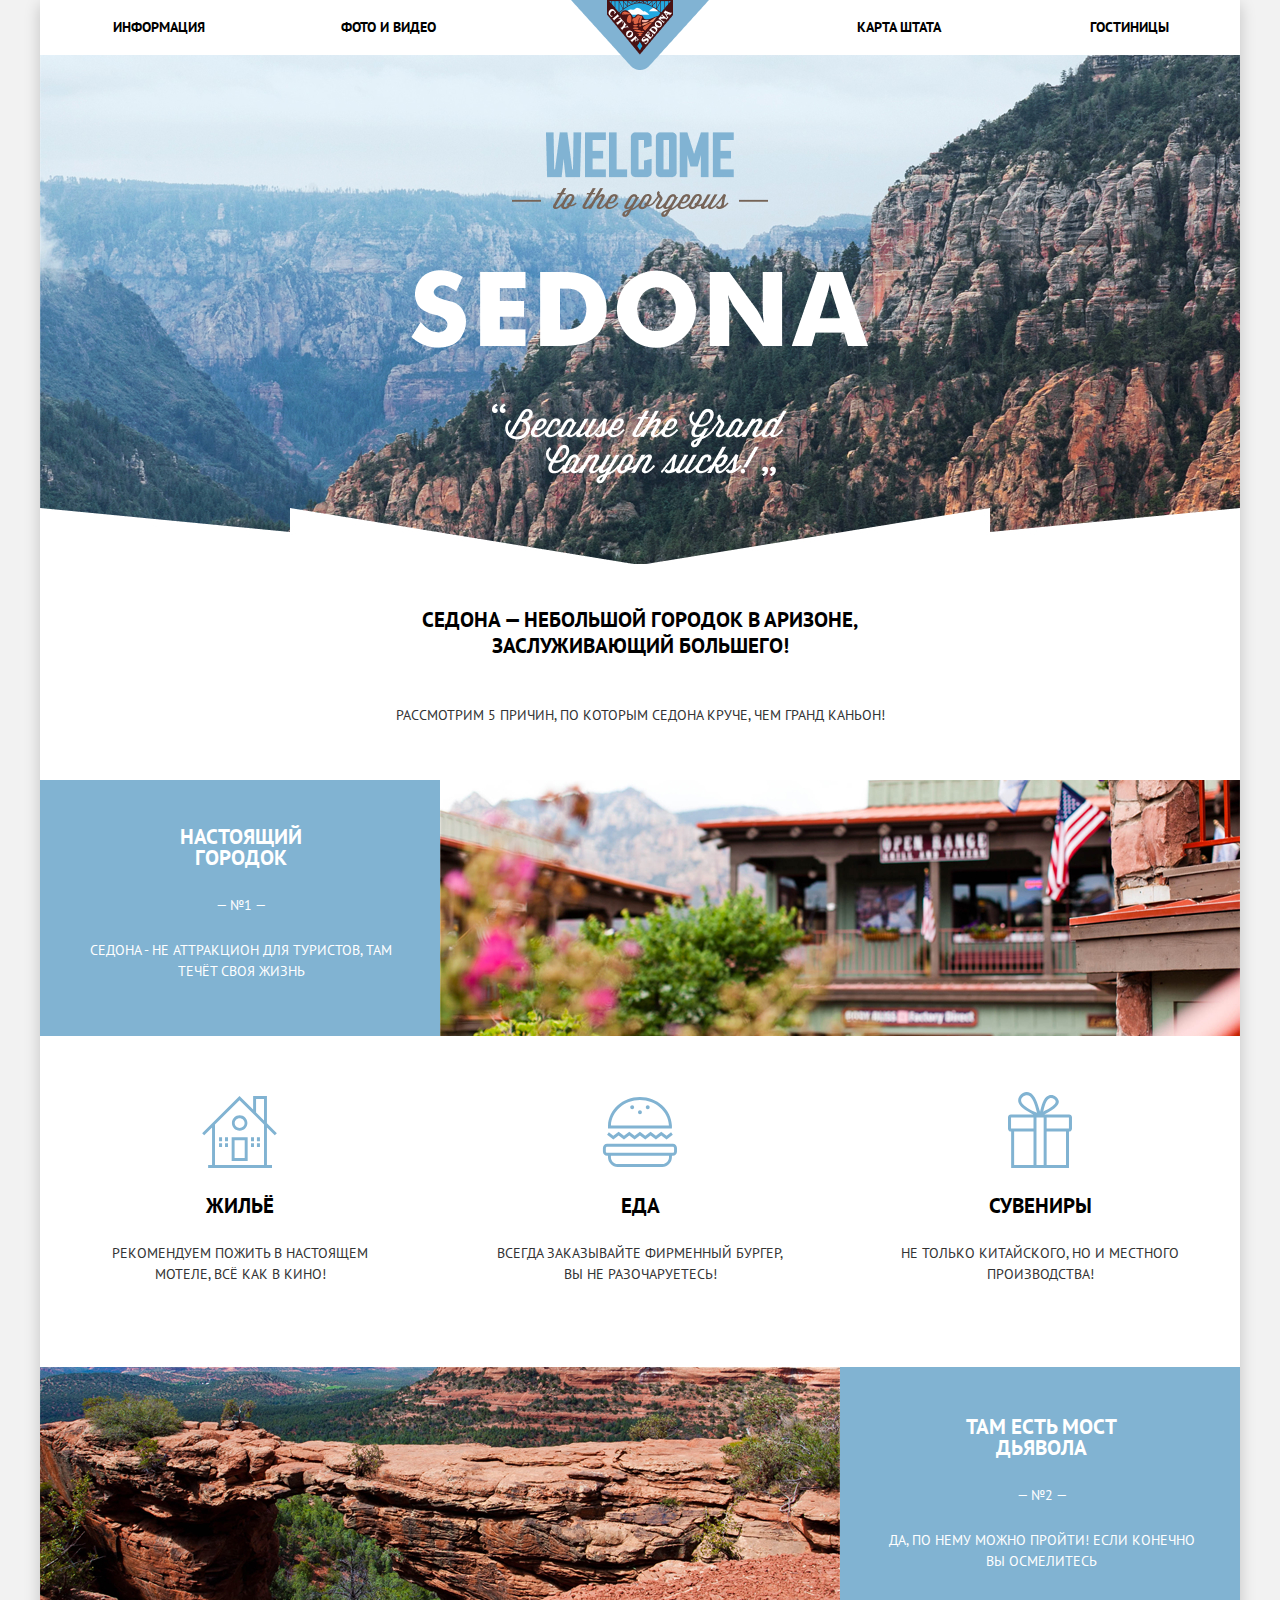
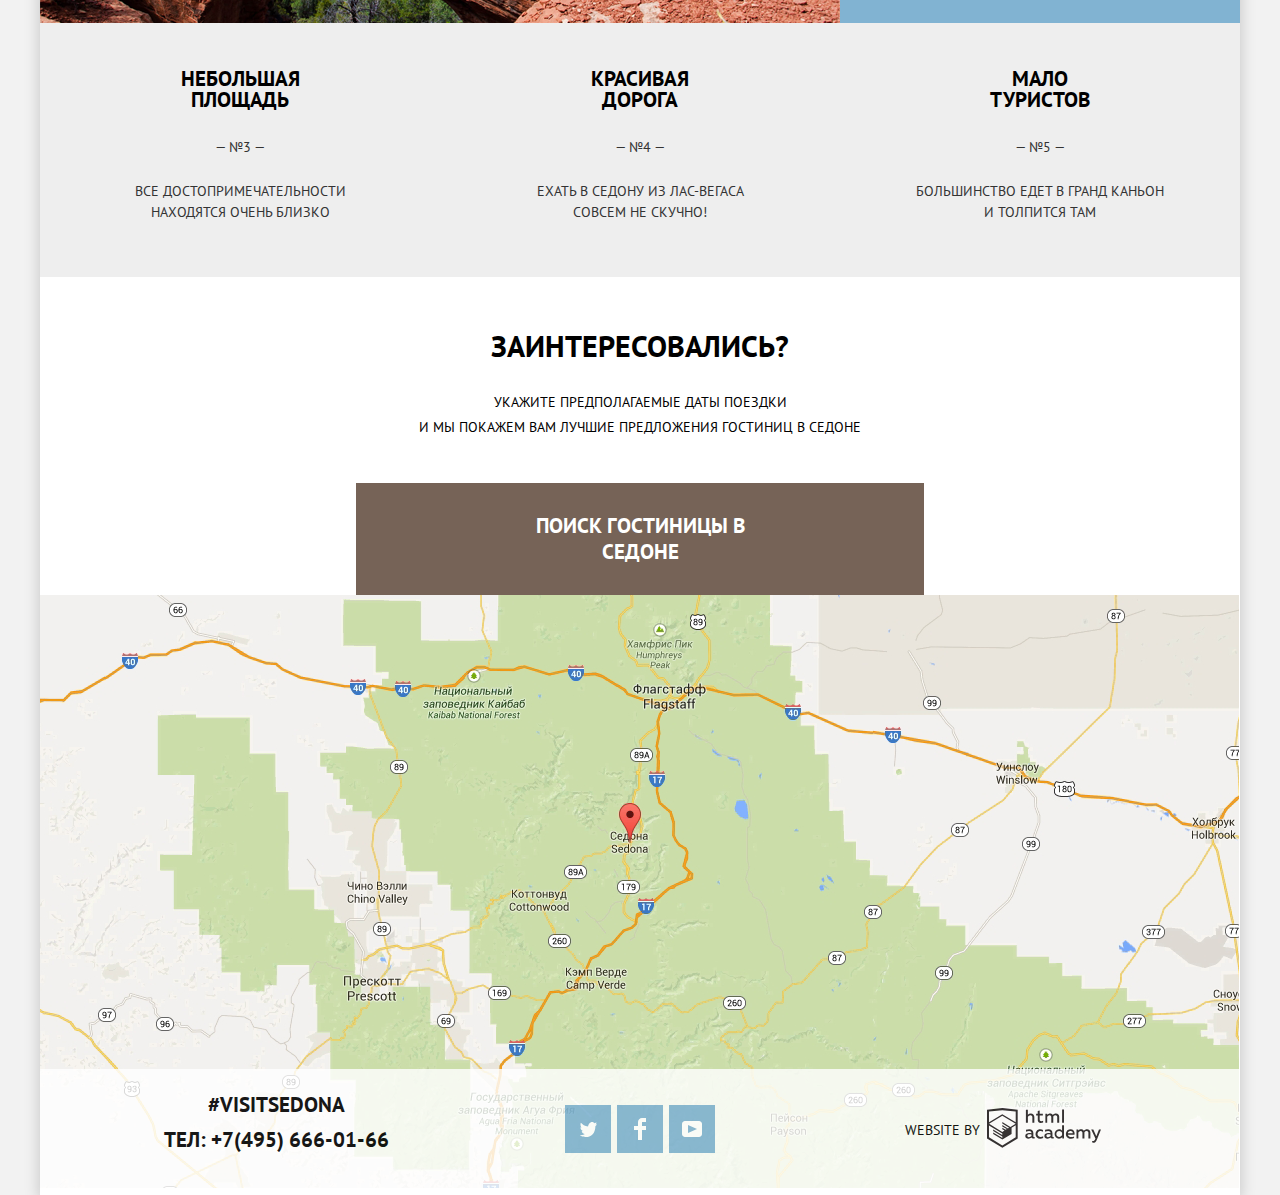
<file: index.html>
<!DOCTYPE html>
<html lang="ru" class="page">
<head>
  <meta charset="utf-8">
  <title>Седона - Главная</title>
  <link href="https://fonts.googleapis.com/css2?family=PT+Sans:wght@400;700&display=swap" rel="stylesheet">
  <link rel="stylesheet" href="css/normalize.min.css">
  <link rel="stylesheet" href="css/style.min.css">
</head>
<body class="main-body">
<div class="container">
  <header class="main-header">
    <nav class="main-nav">
      <ul>
        <li class="main-nav__left-link">
          <a href="#" aria-label="Ссылка на страницу Информации">Информация</a>
        </li>
        <li class="main-nav__left-link">
          <a href="#" aria-label="Ссылка на страницу Фото и Видео">Фото и видео</a>
        </li>
        <li class="main-nav__right-link">
          <a href="#" aria-label="Ссылка на страницу Карты сайта">Карта штата</a>
        </li>
        <li class="main-nav__right-link">
          <a href="catalog.html" aria-label="Ссылка на страницу Гостиницы">Гостиницы</a>
        </li>
      </ul>
      <img src="img/logo-main.png" alt="Логотип" width="138" height="70" class="logo">
    </nav>
  </header>
  <main class="main">
    <h1 class="visually-hidden">Описание Седоны</h1>
    <section class="sedona-intro">
      <div class="sedona-intro__slide">
        <img src="img/welcome.png" alt="Добро пожаловать в Седону" width="458" height="352">
      </div>
      <div class="sedona-intro__text">
        <h2>Седона &mdash; небольшой городок в Аризоне, заслуживающий большего!</h2>
        <p>Рассмотрим 5 причин, по которым Седона круче, чем Гранд Каньон!</p>
      </div>
    </section>
    <section class="reason-section">
      <h2 class="visually-hidden">Причина №1</h2>
      <div class="reason-section-text-div">
        <h3>Настоящий городок</h3>
        <p>&mdash; №1 &mdash;</p>
        <p>Седона - не аттракцион для туристов, там течёт своя жизнь</p>
      </div>
      <img src="img/reason-1.jpg" alt="Мост дьявола" width="800" height="256">
    </section>
    <section class="option-section">
      <h2 class="visually-hidden">Опции</h2>
      <div>
        <h3>Жильё</h3>
        <p>Рекомендуем пожить в настоящем мотеле, всё как в кино!</p>
      </div>
      <div>
        <h3>Еда</h3>
        <p>Всегда заказывайте фирменный бургер, вы не разочаруетесь!</p>
      </div>
      <div>
        <h3>Сувениры</h3>
        <p>Не только китайского, но и местного производства!</p>
      </div>
    </section>
    <section class="reason-section reason-section-2">
      <h2 class="visually-hidden">Причина №2</h2>
      <img src="img/reason-2.jpg" alt="Мост дьявола" width="800" height="256">
      <div class="reason-section-text-div">
        <h3>Там есть мост дьявола</h3>
        <p>&mdash; №2 &mdash;</p>
        <p>Да, по нему можно пройти! Если конечно вы осмелитесь</p>
      </div>
    </section>
    <section class="other-reasons">
      <h2 class="visually-hidden">Остальные причины</h2>
      <div>
        <h3>Небольшая площадь</h3>
        <p>&mdash; №3 &mdash;</p>
        <p>Все достопримечательности находятся очень близко</p>
      </div>
      <div>
        <h3>Красивая дорога</h3>
        <p>&mdash; №4 &mdash;</p>
        <p>Ехать в Седону из Лас-Вегаса совсем не скучно!</p>
      </div>
      <div>
        <h3>Мало туристов</h3>
        <p>&mdash; №5 &mdash;</p>
        <p>
          Большинство едет в Гранд Каньон<br>
          и толпится там
        </p>
      </div>
    </section>
    <section class="go-to-us-section">
      <h2>Заинтересовались?</h2>
      <p>Укажите предполагаемые даты поездки</p>
      <p>и мы покажем вам лучшие предложения гостиниц в седоне</p>
      <button type="button" class="button open-search-form-button">Поиск Гостиницы в Седоне</button>
    </section>
    <form method="get" action="#" class="search-form modal modal-show">
      <p>
        <label>
          Дата заезда: <input type="text" placeholder="24 апреля 2017" class="long-input date-in-input">
        </label>
        <button type="button" class="button button-icon button-calendar" aria-label="календарь">
          <svg width="21" height="23" viewBox="0 0 21 23" fill="black" xmlns="http://www.w3.org/2000/svg">
            <path fill-rule="evenodd" clip-rule="evenodd"
                  d="M16.406 3.02498H19.251C20.217 3.02498 21 3.84698 21 4.86198V21.164C21 22.179 20.217 23 19.251 23H1.75C0.784 23 0 22.179 0 21.164V4.86198C0 3.84698 0.784 3.02498 1.75 3.02498H4.593V1.64798C4.593 1.26698 4.887 0.958984 5.25 0.958984C5.612 0.958984 5.906 1.26698 5.906 1.64798V3.02498H9.844V1.64798C9.844 1.26698 10.138 0.958984 10.501 0.958984C10.862 0.958984 11.156 1.26698 11.156 1.64798V3.02498H15.094V1.64798C15.094 1.26698 15.387 0.958984 15.75 0.958984C16.112 0.958984 16.406 1.26698 16.406 1.64798V3.02498ZM19.5646 21.484C19.6466 21.3979 19.691 21.2828 19.688 21.164H19.689V4.86198C19.689 4.60898 19.493 4.40298 19.252 4.40298H16.407V5.78098C16.407 6.16198 16.113 6.46998 15.751 6.46998C15.388 6.46998 15.095 6.16198 15.095 5.78098V4.40298H11.157V5.78098C11.157 6.16198 10.863 6.46998 10.502 6.46998C10.139 6.46998 9.845 6.16198 9.845 5.78098V4.40298H5.907V5.78098C5.907 6.16198 5.613 6.46998 5.251 6.46998C4.888 6.46998 4.594 6.16198 4.594 5.78098V4.40298H1.75C1.50263 4.40953 1.30696 4.61458 1.312 4.86198V21.164C1.30696 21.4114 1.50263 21.6164 1.75 21.623H19.251C19.3698 21.6201 19.4826 21.5701 19.5646 21.484Z"/>
            <path fill-rule="evenodd" clip-rule="evenodd"
                  d="M4.59399 9.2251H7.21899V11.2911H4.59399V9.2251ZM4.59399 12.6681H7.21899V14.7351H4.59399V12.6681ZM7.21899 16.1121H4.59399V18.1781H7.21899V16.1121ZM9.18799 16.1121H11.813V18.1781H9.18799V16.1121ZM11.813 12.6681H9.18799V14.7351H11.813V12.6681ZM9.18799 9.2251H11.813V11.2911H9.18799V9.2251ZM16.406 16.1121H13.781V18.1781H16.406V16.1121ZM13.781 12.6681H16.406V14.7351H13.781V12.6681ZM16.406 9.2251H13.781V11.2911H16.406V9.2251Z"/>
          </svg>
        </button>
      </p>
      <p>
        <label>
          Дата выезда: <input type="text" placeholder="4 июля 2017" class="long-input date-out-input">
        </label>
        <button type="button" class="button button-icon button-calendar" aria-label="календарь">
          <svg width="21" height="23" viewBox="0 0 21 23" fill="black" xmlns="http://www.w3.org/2000/svg">
            <path fill-rule="evenodd" clip-rule="evenodd"
                  d="M16.406 3.02498H19.251C20.217 3.02498 21 3.84698 21 4.86198V21.164C21 22.179 20.217 23 19.251 23H1.75C0.784 23 0 22.179 0 21.164V4.86198C0 3.84698 0.784 3.02498 1.75 3.02498H4.593V1.64798C4.593 1.26698 4.887 0.958984 5.25 0.958984C5.612 0.958984 5.906 1.26698 5.906 1.64798V3.02498H9.844V1.64798C9.844 1.26698 10.138 0.958984 10.501 0.958984C10.862 0.958984 11.156 1.26698 11.156 1.64798V3.02498H15.094V1.64798C15.094 1.26698 15.387 0.958984 15.75 0.958984C16.112 0.958984 16.406 1.26698 16.406 1.64798V3.02498ZM19.5646 21.484C19.6466 21.3979 19.691 21.2828 19.688 21.164H19.689V4.86198C19.689 4.60898 19.493 4.40298 19.252 4.40298H16.407V5.78098C16.407 6.16198 16.113 6.46998 15.751 6.46998C15.388 6.46998 15.095 6.16198 15.095 5.78098V4.40298H11.157V5.78098C11.157 6.16198 10.863 6.46998 10.502 6.46998C10.139 6.46998 9.845 6.16198 9.845 5.78098V4.40298H5.907V5.78098C5.907 6.16198 5.613 6.46998 5.251 6.46998C4.888 6.46998 4.594 6.16198 4.594 5.78098V4.40298H1.75C1.50263 4.40953 1.30696 4.61458 1.312 4.86198V21.164C1.30696 21.4114 1.50263 21.6164 1.75 21.623H19.251C19.3698 21.6201 19.4826 21.5701 19.5646 21.484Z"/>
            <path fill-rule="evenodd" clip-rule="evenodd"
                  d="M4.59399 9.2251H7.21899V11.2911H4.59399V9.2251ZM4.59399 12.6681H7.21899V14.7351H4.59399V12.6681ZM7.21899 16.1121H4.59399V18.1781H7.21899V16.1121ZM9.18799 16.1121H11.813V18.1781H9.18799V16.1121ZM11.813 12.6681H9.18799V14.7351H11.813V12.6681ZM9.18799 9.2251H11.813V11.2911H9.18799V9.2251ZM16.406 16.1121H13.781V18.1781H16.406V16.1121ZM13.781 12.6681H16.406V14.7351H13.781V12.6681ZM16.406 9.2251H13.781V11.2911H16.406V9.2251Z"/>
          </svg>
        </button>
      </p>
      <div class="two-labels-div">
        <div class="adult-div-count">
          <label for="adult-count-input">Взрослые:</label>
          <div class="div-with-buttons-and-input">
            <button type="button" class="button sign-button" aria-label="уменьшить">
              <svg width="12" height="3" viewBox="0 0 12 3" fill="black" xmlns="http://www.w3.org/2000/svg">
                <rect width="12" height="3"/>
              </svg>
            </button>
            <input type="text" placeholder="2" class="short-input" id="adult-count-input">
            <button type="button" class="button sign-button" aria-label="увеличить">
              <svg width="11" height="11" viewBox="0 0 11 11" fill="black" xmlns="http://www.w3.org/2000/svg">
                <path fill-rule="evenodd" clip-rule="evenodd"
                      d="M4.23086 6.76932V11H6.76932V6.76932H11V4.23086H6.76932V0H4.23085V4.23086H0V6.76932H4.23086Z"/>
              </svg>
            </button>
          </div>
        </div>
        <div class="children-div-count">
          <label for="children-count-input">Дети:</label>
          <div class="div-with-buttons-and-input">
            <button type="button" class="button sign-button" aria-label="уменьшить">
              <svg width="12" height="3" viewBox="0 0 12 3" fill="black" xmlns="http://www.w3.org/2000/svg">
                <rect width="12" height="3"/>
              </svg>
            </button>
            <input type="text" placeholder="0" class="short-input" id="children-count-input">
            <button type="button" class="button sign-button" aria-label="увеличить">
              <svg width="11" height="11" viewBox="0 0 11 11" fill="black" xmlns="http://www.w3.org/2000/svg">
                <path fill-rule="evenodd" clip-rule="evenodd"
                      d="M4.23086 6.76932V11H6.76932V6.76932H11V4.23086H6.76932V0H4.23085V4.23086H0V6.76932H4.23086Z"/>
              </svg>
            </button>
          </div>
        </div>
      </div>
      <button type="submit" title="Найти" class="button search-button">Найти</button>
    </form>
    <section class="map-section">
      <h2 class="visually-hidden">Карта</h2>
      <iframe
        src="https://www.google.com/maps/embed?pb=!1m18!1m12!1m3!1d544002.6931799019!2d-111.9850506478164!3d34.77276502529935!2m3!1f0!2f0!3f0!3m2!1i1024!2i768!4f13.1!3m3!1m2!1s0x872da132f942b00d%3A0x5548c523fa6c8efd!2sSedona%2C%20AZ%2086336%2C%20USA!5e0!3m2!1sen!2sby!4v1594368705246!5m2!1sen!2sby"
        height="594" style="border:0;" allowfullscreen="" aria-hidden="false"
        tabindex="0">
      </iframe>
      <p>
        <img src="img/map.png" alt="Карта" width="1199" height="593">
      </p>
    </section>
  </main>
  <footer class="main-footer">
    <section class="contact-section">
      <h2 class="visually-hidden">Контактная информация. Тег и телефон</h2>
      <p>#visitsedona</p>
      <p>
        Тел: <a href="tel:+74956660166" aria-label="Контактный номер телефона">+7(495) 666-01-66</a>
      </p>
    </section>
    <section class="social-section">
      <h2 class="visually-hidden">Социальные сети</h2>
      <ul>
        <li>
          <a href="#" aria-label="Twitter">
            <img src="img/social-twitter-icon.svg" alt="Твиттер" width="17" height="17">
          </a>
        </li>
        <li>
          <a href="#" aria-label="Facebook">
            <img src="img/social-fb-icon.svg" alt="Фейсбук" width="12" height="22">
          </a>
        </li>
        <li>
          <a href="#" aria-label="Youtube">
            <img src="img/social-youtube-icon.svg" alt="Ютуб" width="20" height="16">
          </a>
        </li>
      </ul>
    </section>
    <section class="author-section">
      <h2 class="visually-hidden">Кем создано</h2>
      <p>Website by</p>
      <a href="https://htmlacademy.ru/intensive/htmlcss" aria-label="Ссылка на курс" class="link-to-course">
        <svg width="115" height="41" viewBox="0 0 115 41" fill="#231F20" xmlns="http://www.w3.org/2000/svg">
          <path fill-rule="evenodd" clip-rule="evenodd"
                d="M15.5197 1.05737H15.3509L0 2.71895V31.4945L15.3509 40.8382L30.7018 31.4945V2.71895L15.5197 1.05737ZM77.0183 2.62185H75.0876V15.7311H77.0183V2.62185ZM40.8619 2.63264V7.76843C41.6131 6.9864 42.6386 6.5436 43.7105 6.53843C44.6823 6.47908 45.6329 6.84495 46.3253 7.54479C47.0177 8.24462 47.3866 9.21244 47.3399 10.2068V15.7634H45.367V10.4658C45.4231 9.94897 45.2754 9.43059 44.9566 9.02553C44.6377 8.62047 44.174 8.36218 43.6683 8.3079H43.3518C42.3456 8.36979 41.4321 8.9295 40.9041 9.80764V15.7634H38.8995V2.63264H40.8619ZM77.0183 31.4837H75.2775V30.0595C74.4828 31.1353 73.23 31.7538 71.9119 31.7211C69.4751 31.5528 67.5825 29.4822 67.5825 26.9845C67.5825 24.4867 69.4751 22.4162 71.9119 22.2479C73.1195 22.2052 74.2818 22.7203 75.0771 23.6505V18.3205H77.0183V31.4837ZM47.0656 30.0595C47.263 30.0515 47.4583 30.0152 47.6459 29.9516V31.3866C47.2482 31.5404 46.826 31.6172 46.4009 31.6132C45.6482 31.6769 44.9394 31.2429 44.639 30.5342C43.7036 31.31 42.5302 31.7227 41.3261 31.6995C39.733 31.6995 38.256 30.804 38.256 28.9482C38.256 26.65 40.3661 25.9379 42.1702 25.9379C42.9402 25.9505 43.707 26.0408 44.4596 26.2076V25.884C44.4596 24.805 43.6578 23.9742 42.1491 23.9742C41.0585 23.9764 39.9804 24.2116 38.9839 24.6647V22.8305C40.0678 22.451 41.204 22.2506 42.3495 22.2371C44.8394 22.2371 46.3693 23.4455 46.3693 26.1753V29.4121C46.3546 29.5668 46.401 29.721 46.4981 29.8406C46.5951 29.9601 46.7349 30.035 46.8862 30.0487H47.0656V30.0595ZM40.2711 28.8403C40.298 29.229 40.4761 29.5905 40.7655 29.844C41.055 30.0974 41.4317 30.2217 41.8115 30.189H41.9275C42.8819 30.1906 43.7973 29.8022 44.4702 29.11V27.5779C43.842 27.4414 43.2026 27.3655 42.5605 27.3513C41.5055 27.3513 40.2817 27.7074 40.2817 28.8403H40.2711ZM56.0229 22.9384C55.1962 22.4632 54.2596 22.2246 53.3115 22.2479H52.9422C51.7332 22.2873 50.5891 22.8166 49.7619 23.7192C48.9347 24.6218 48.4923 25.8236 48.5321 27.06V27.5024C48.6957 30.0004 50.805 31.8921 53.2482 31.7318C54.2519 31.7555 55.2477 31.5452 56.1601 31.1168V29.2718C55.3769 29.7215 54.4945 29.9591 53.5963 29.9624C52.5199 30.0288 51.4963 29.4793 50.9385 28.5356C50.3806 27.5918 50.3806 26.4095 50.9385 25.4658C51.4963 24.522 52.5199 23.9725 53.5963 24.039C54.461 24.0357 55.3066 24.2989 56.0229 24.7942V22.9384ZM66.1514 30.0595C66.3488 30.0515 66.5441 30.0152 66.7317 29.9516V31.3866C66.334 31.5404 65.9118 31.6172 65.4867 31.6132C64.734 31.6769 64.0252 31.2429 63.7248 30.5342C62.7894 31.31 61.616 31.7227 60.4119 31.6995C58.8188 31.6995 57.3417 30.804 57.3417 28.9482C57.3417 26.65 59.4518 25.9379 61.256 25.9379C62.0259 25.9505 62.7928 26.0408 63.5454 26.2076V25.884C63.5454 24.805 62.7436 23.9742 61.2349 23.9742C60.1443 23.9764 59.0662 24.2116 58.0697 24.6647V22.8305C59.1536 22.451 60.2897 22.2506 61.4353 22.2371C63.9252 22.2371 65.455 23.4455 65.455 26.1753V29.4121C65.4404 29.5668 65.4868 29.721 65.5838 29.8406C65.6809 29.9601 65.8207 30.035 65.972 30.0487H66.1514V30.0595ZM59.855 29.8481C59.5632 29.5943 59.3837 29.2311 59.3569 28.8403H59.378C59.378 27.7074 60.5385 27.3513 61.6569 27.3513C62.299 27.3655 62.9383 27.4414 63.5665 27.5779V29.11C62.8937 29.8022 61.9782 30.1906 61.0239 30.189H60.9078C60.5263 30.2247 60.1469 30.1019 59.855 29.8481ZM69.3271 26.9305C69.3271 25.2859 70.6308 23.9526 72.239 23.9526L72.2601 24.0066C73.4742 24.0066 74.5742 24.7382 75.0665 25.8732V28.0311C74.5856 29.1871 73.4673 29.9296 72.239 29.9084C70.6308 29.9084 69.3271 28.5752 69.3271 26.9305ZM83.3486 22.2479C86.8408 22.2479 88.0541 25.1395 87.4844 27.7397H80.922C81.1436 29.3582 82.6839 30.0163 84.2876 30.0163C85.2509 30.0196 86.2027 29.8021 87.0729 29.3797V31.1061C86.0736 31.5421 84.9939 31.7519 83.9078 31.7211C81.2385 31.7211 78.8963 30.189 78.8963 26.9521C78.8362 25.7502 79.2482 24.5736 80.0408 23.6841C80.8334 22.7945 81.9408 22.2658 83.1165 22.2155H83.3486V22.2479ZM80.8693 26.1753C80.9704 24.8237 82.1216 23.8104 83.4436 23.9095H83.4858C84.1064 23.8531 84.7196 24.08 85.1612 24.5295C85.6028 24.979 85.8275 25.6051 85.7752 26.24H80.8693V26.1753ZM89.489 31.4621V22.4961H91.2298V23.575C91.9777 22.7197 93.041 22.2229 94.1628 22.2047C95.2951 22.1328 96.3712 22.7163 96.9482 23.7153C97.7407 22.8335 98.8477 22.3161 100.018 22.2803C100.952 22.2327 101.859 22.6011 102.507 23.2901C103.154 23.9792 103.478 24.9213 103.394 25.8732V31.4837H101.39V25.9271C101.437 25.4734 101.306 25.0191 101.024 24.6647C100.743 24.3104 100.336 24.0852 99.8917 24.039H99.6174C98.7512 24.0941 97.9525 24.536 97.4335 25.2474V31.4837H95.4289V25.9271C95.4728 25.47 95.3357 25.0139 95.0481 24.6611C94.7606 24.3082 94.3467 24.088 93.8991 24.0497H93.6881C92.7466 24.1344 91.8915 24.6449 91.3564 25.4416V31.5161H89.5312L89.489 31.4621ZM113.977 22.4745H111.972L109.324 29.2718L106.306 22.4853H104.196L108.417 31.5484L108.237 32.0016C107.72 33.3611 107.003 34.0516 106.053 34.0516C105.75 34.0548 105.447 34.0112 105.156 33.9221V35.6161C105.536 35.7125 105.926 35.7632 106.317 35.7671C107.646 35.7671 108.902 35.0226 109.851 32.6813L113.977 22.4745ZM52.689 6.78658V3.54974L50.7266 4.01369V6.73264H49.144V8.49132H50.7899V12.9905C50.7231 13.817 51.0244 14.6301 51.61 15.2038C52.1955 15.7775 53.0028 16.0505 53.8073 15.9468C54.5996 15.9535 55.3875 15.8259 56.139 15.5692V13.8429C55.5727 14.0781 54.9672 14.199 54.356 14.199C53.2165 14.199 52.689 13.8105 52.689 12.6237V8.5129H55.8541V6.78658H52.689ZM58.3862 15.7526V6.75421H60.1376V7.83316C60.8811 6.97655 61.9403 6.476 63.0601 6.45211C64.1624 6.38099 65.2146 6.93142 65.8032 7.88711C66.5958 7.00534 67.7028 6.48794 68.8734 6.45211C69.8138 6.41462 70.7233 6.79859 71.364 7.50353C72.0046 8.20846 72.3126 9.16418 72.2073 10.1205V15.7418H70.2028V10.1853C70.2499 9.73151 70.1184 9.27721 69.8373 8.92287C69.5561 8.56853 69.1485 8.34334 68.7046 8.29711H68.4619C67.5957 8.35228 66.797 8.7942 66.278 9.50553V15.7418H64.2734V10.1853C64.3206 9.73151 64.1891 9.27721 63.9079 8.92287C63.6268 8.56853 63.2191 8.34334 62.7752 8.29711H62.5326C61.5911 8.38181 60.736 8.89229 60.2009 9.68895V15.7634H58.3862V15.7526ZM28.6972 30.3033L28.7078 30.2968L28.6972 30.3184V30.3033ZM28.6972 18.3205V30.3033L15.3509 38.4321L2.00459 30.3184V18.5147L15.2876 26.6068V28.0311L6.18257 22.5284V23.9418L15.3404 29.5632V31.0629L6.19312 25.4955V26.9521L15.3509 32.5734L24.5826 26.9197V20.8129L28.6972 18.3205ZM28.7078 16.7776L25.0362 18.9355L23.3482 20.0145L15.3087 15.0837V16.4971L22.156 20.7266L22.0083 20.8237L20.9532 21.4063L15.2876 17.9537V19.3995L19.761 22.1184L18.706 22.8413L15.3298 20.7913V22.2047L17.5454 23.5426L15.2982 24.9021L2.11009 16.864L15.3087 8.72869L28.7078 16.7776ZM15.2876 7.27211L28.7078 15.3534V4.56395L15.3615 3.12895L2.01514 4.56395V15.3534L15.2876 7.27211Z"/>
        </svg>
      </a>
    </section>
  </footer>
</div>
<script src="js/script.min.js"></script>
</body>
</html>
</file>
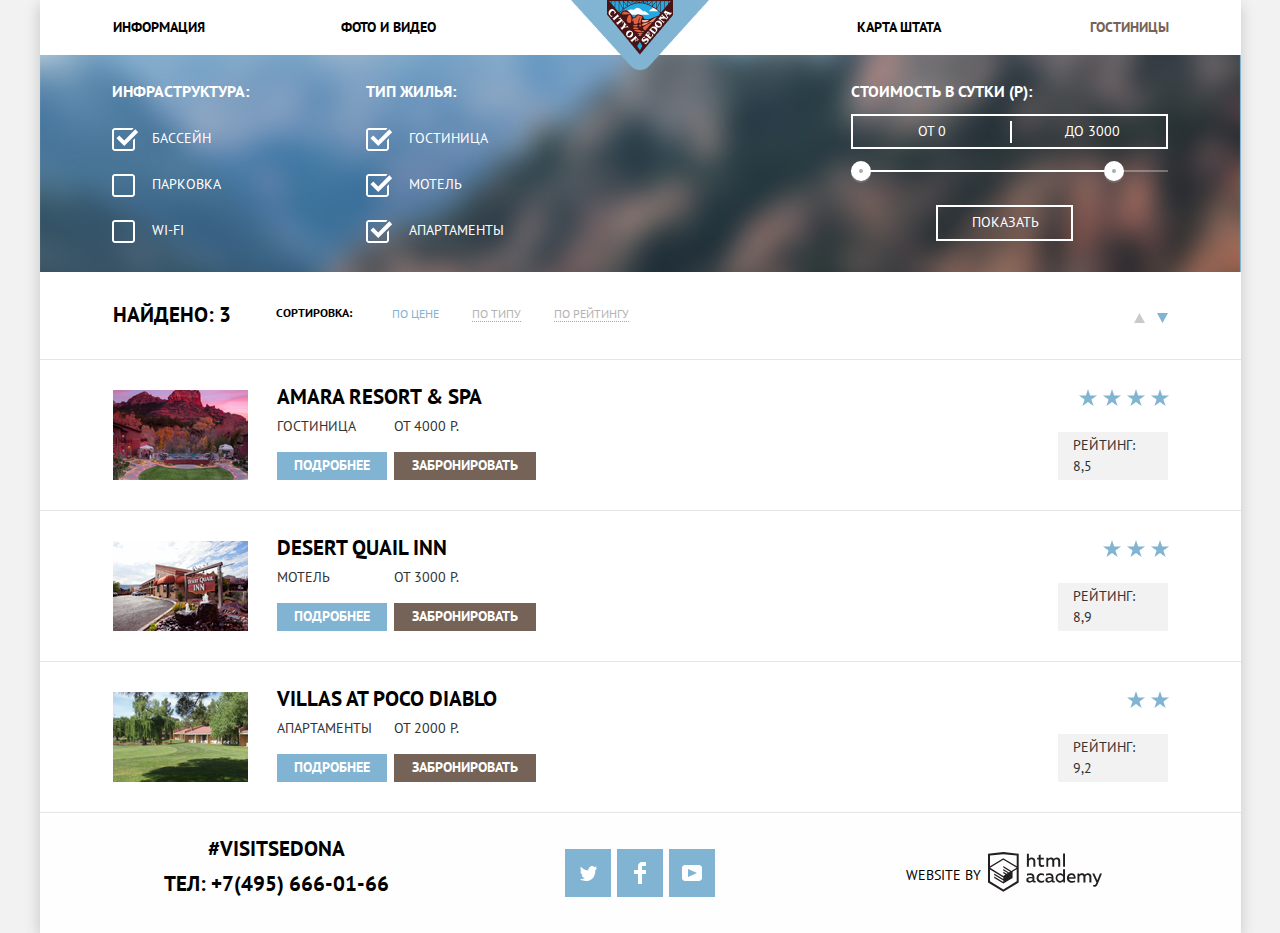
<file: catalog.html>
<!DOCTYPE html>
<html lang="ru" class="page">
<head>
  <meta charset="UTF-8">
  <title>Седона - Гостиницы</title>
  <link href="https://fonts.googleapis.com/css2?family=PT+Sans:wght@400;700&display=swap" rel="stylesheet">
  <link rel="stylesheet" href="css/normalize.min.css">
  <link rel="stylesheet" href="css/style.min.css">
</head>
<body class="main-body">
<div class="container">
  <header class="main-header">
    <nav class="main-nav">
      <ul>
        <li class="main-nav__left-link">
          <a href="#" aria-label="Ссылка на страницу Информации">Информация</a>
        </li>
        <li class="main-nav__left-link">
          <a href="#" aria-label="Ссылка на страницу Фото и Видео">Фото и видео</a>
        </li>
        <li class="main-nav__right-link">
          <a href="#" aria-label="Ссылка на страницу Карту Штата">Карта штата</a>
        </li>
        <li class="main-nav__right-link">
          <a class="current-link" aria-label="Ссылка на страницу Гостиницы">Гостиницы</a>
        </li>
      </ul>
      <a href="index.html" aria-label="Ссылка на главную страницу" class="logo">
        <img src="img/logo-main.png" alt="Логотип" width="138" height="70">
      </a>
    </nav>
  </header>
  <main class="main">
    <section class="filter-section">
      <h2 class="visually-hidden">Фильтр</h2>
      <form method="get" action="https://echo.htmlacademy.ru/" class="filter-form">
        <fieldset class="fieldset-infrastructure">
          <legend>Инфраструктура:</legend>
          <label class="check">
            <input class="check__input" type="checkbox" name="swimming-pool" checked>
            <span class="check__box"></span>
            Бассейн
          </label>
          <label class="check">
            <input class="check__input" type="checkbox" name="parking">
            <span class="check__box"></span>
            Парковка
          </label>
          <label class="check">
            <input class="check__input" type="checkbox" name="wi-fi">
            <span class="check__box"></span>
            Wi-Fi
          </label>
        </fieldset>
        <fieldset class="fieldset-flat-type">
          <legend>Тип жилья:</legend>
          <label class="check">
            <input class="check__input" type="checkbox" name="hostel" checked>
            <span class="check__box"></span>
            Гостиница
          </label>
          <label class="check">
            <input class="check__input" type="checkbox" name="motel" checked>
            <span class="check__box"></span>
            Мотель
          </label>
          <label class="check">
            <input class="check__input" type="checkbox" name="flat" checked>
            <span class="check__box"></span>
            Апартаменты
          </label>
        </fieldset>
        <div class="div-for-fieldset-price-and-button">
          <fieldset class="fieldset-price">
            <legend>Стоимость в сутки (р):</legend>
            <div class="number-range">
              <label>
                от <input type="number" name="min-price" value="0">
              </label>
              <label>
                до <input type="number" name="max-price" value="3000">
              </label>
            </div>
            <div class="ranger">
              <div class="scale">
                <div class="bar"></div>
              </div>
              <div class="toggle toggle-min" tabindex="0"></div>
              <div class="toggle toggle-max" tabindex="0"></div>
            </div>
          </fieldset>
          <button type="submit" title="Показать по фильтру" class="button show-button">Показать</button>
        </div>
      </form>
    </section>
    <section class="sort-section">
      <h2>
        Найдено: 3
      </h2>
      <h3>Сортировка:</h3>
      <div class="sort-links">
        <ul class="sort-section__words">
          <li>
            <a href="#" class="current-sort-link" aria-label="Сортировать по цене">По цене</a>
          </li>
          <li>
            <a href="#" aria-label="Сортировать по типу">По типу</a>
          </li>
          <li>
            <a href="#" aria-label="Сортировать по рейтингу">По рейтингу</a>
          </li>
        </ul>
        <ul class="sort-section__arrows">
          <li>
            <a href="#" aria-label="Сортировать по возрастанию" class="sort-section__arrow-link">
              <svg width="11" height="10" viewBox="0 0 11 10" fill="black" xmlns="http://www.w3.org/2000/svg">
                <path d="M5.5 0L11 10L0 10"/>
              </svg>
            </a>
          </li>
          <li>
            <a href="#" aria-label="Сортировать по убыванию"
               class="sort-section__arrow-link sort-section__arrow-link_active">
              <svg width="11" height="10" viewBox="0 0 11 10" fill="black" xmlns="http://www.w3.org/2000/svg">
                <path d="M5.5 10L0 0H11"/>
              </svg>
            </a>
          </li>
        </ul>
      </div>
    </section>
    <section class="found-section">
      <h2 class="visually-hidden">Результаты поиска</h2>
      <article>
        <img src="img/booking-amara.jpg" alt="Amara Resort & SPA" width="135" height="90" class="hotel-image">
        <div class="hotel-description">
          <h3>
            <a href="#" aria-label="Ссылка на гостиницу" class="hotel-link">Amara Resort & SPA</a>
          </h3>
          <p>Гостиница</p>
          <p>от 4000 р.</p>
          <a href="#" aria-label="Ссылка подробнее об объекте" class="button more-info-button">Подробнее</a>
          <a href="#" aria-label="Ссылка забранировать объект" class="button book-button">Забронировать</a>
        </div>
        <div class="hotel-rating">
          <ul class="star-list">
            <li>
              <img src="img/rating-star.png" alt="1 звезда рейтинга" width="19" height="17">
            </li>
            <li>
              <img src="img/rating-star.png" alt="1 звезда рейтинга" width="19" height="17">
            </li>
            <li>
              <img src="img/rating-star.png" alt="1 звезда рейтинга" width="19" height="17">
            </li>
            <li>
              <img src="img/rating-star.png" alt="1 звезда рейтинга" width="19" height="17">
            </li>
          </ul>
          <p>Рейтинг: 8,5</p>
        </div>
      </article>
      <article>
        <img src="img/booking-desert.jpg" alt="Desert Quail Inn" width="135" height="90" class="hotel-image">
        <div class="hotel-description">
          <h3>
            <a href="#" aria-label="Ссылка на гостиницу" class="hotel-link">Desert Quail Inn</a>
          </h3>
          <p>Мотель</p>
          <p>от 3000 р.</p>
          <a href="#" aria-label="Ссылка подробнее об объекте" class="button more-info-button">Подробнее</a>
          <a href="#" aria-label="Ссылка забранировать объект" class="button book-button">Забронировать</a>
        </div>
        <div class="hotel-rating">
          <ul class="star-list">
            <li>
              <img src="img/rating-star.png" alt="1 звезда рейтинга" width="19" height="17">
            </li>
            <li>
              <img src="img/rating-star.png" alt="1 звезда рейтинга" width="19" height="17">
            </li>
            <li>
              <img src="img/rating-star.png" alt="1 звезда рейтинга" width="19" height="17">
            </li>
          </ul>
          <p>Рейтинг: 8,9</p>
        </div>
      </article>
      <article>
        <img src="img/booking-villas.jpg" alt="Villas at Poco Diablo" width="135" height="90" class="hotel-image">
        <div class="hotel-description">
          <h3>
            <a href="#" aria-label="Ссылка на гостиницу" class="hotel-link">Villas at Poco Diablo</a>
          </h3>
          <p>Апартаменты</p>
          <p>от 2000 р.</p>
          <a href="#" aria-label="Ссылка подробнее об объекте" class="button more-info-button">Подробнее</a>
          <a href="#" aria-label="Ссылка забранировать объект" class="button book-button">Забронировать</a>
        </div>
        <div class="hotel-rating">
          <ul class="star-list">
            <li>
              <img src="img/rating-star.png" alt="1 звезда рейтинга" width="19" height="17">
            </li>
            <li>
              <img src="img/rating-star.png" alt="1 звезда рейтинга" width="19" height="17">
            </li>
          </ul>
          <p>Рейтинг: 9,2</p>
        </div>
      </article>
    </section>
  </main>
  <footer class="main-footer main-footer_hotels">
    <section class="contact-section">
      <h2 class="visually-hidden">Контактная информация. Тег и телефон</h2>
      <p>#visitsedona</p>
      <p>
        Тел: <a href="tel:+74956660166" aria-label="Контактный номер телефона">+7(495) 666-01-66</a>
      </p>
    </section>
    <section class="social-section">
      <h2 class="visually-hidden">Социальные сети</h2>
      <ul>
        <li>
          <a href="#" aria-label="Twitter">
            <img src="img/social-twitter-icon.svg" alt="Твиттер" width="17" height="17">
          </a>
        </li>
        <li>
          <a href="#" aria-label="Facebook">
            <img src="img/social-fb-icon.svg" alt="Фейсбук" width="12" height="22">
          </a>
        </li>
        <li>
          <a href="#" aria-label="Youtube">
            <img src="img/social-youtube-icon.svg" alt="Ютуб" width="20" height="16">
          </a>
        </li>
      </ul>
    </section>
    <section class="author-section">
      <h2 class="visually-hidden">Кем создано</h2>
      <p>Website by</p>
      <a href="https://htmlacademy.ru/intensive/htmlcss" aria-label="Ссылка на курс" class="link-to-course">
        <svg width="115" height="41" viewBox="0 0 115 41" fill="#231F20" xmlns="http://www.w3.org/2000/svg">
          <path fill-rule="evenodd" clip-rule="evenodd"
                d="M15.5197 1.05737H15.3509L0 2.71895V31.4945L15.3509 40.8382L30.7018 31.4945V2.71895L15.5197 1.05737ZM77.0183 2.62185H75.0876V15.7311H77.0183V2.62185ZM40.8619 2.63264V7.76843C41.6131 6.9864 42.6386 6.5436 43.7105 6.53843C44.6823 6.47908 45.6329 6.84495 46.3253 7.54479C47.0177 8.24462 47.3866 9.21244 47.3399 10.2068V15.7634H45.367V10.4658C45.4231 9.94897 45.2754 9.43059 44.9566 9.02553C44.6377 8.62047 44.174 8.36218 43.6683 8.3079H43.3518C42.3456 8.36979 41.4321 8.9295 40.9041 9.80764V15.7634H38.8995V2.63264H40.8619ZM77.0183 31.4837H75.2775V30.0595C74.4828 31.1353 73.23 31.7538 71.9119 31.7211C69.4751 31.5528 67.5825 29.4822 67.5825 26.9845C67.5825 24.4867 69.4751 22.4162 71.9119 22.2479C73.1195 22.2052 74.2818 22.7203 75.0771 23.6505V18.3205H77.0183V31.4837ZM47.0656 30.0595C47.263 30.0515 47.4583 30.0152 47.6459 29.9516V31.3866C47.2482 31.5404 46.826 31.6172 46.4009 31.6132C45.6482 31.6769 44.9394 31.2429 44.639 30.5342C43.7036 31.31 42.5302 31.7227 41.3261 31.6995C39.733 31.6995 38.256 30.804 38.256 28.9482C38.256 26.65 40.3661 25.9379 42.1702 25.9379C42.9402 25.9505 43.707 26.0408 44.4596 26.2076V25.884C44.4596 24.805 43.6578 23.9742 42.1491 23.9742C41.0585 23.9764 39.9804 24.2116 38.9839 24.6647V22.8305C40.0678 22.451 41.204 22.2506 42.3495 22.2371C44.8394 22.2371 46.3693 23.4455 46.3693 26.1753V29.4121C46.3546 29.5668 46.401 29.721 46.4981 29.8406C46.5951 29.9601 46.7349 30.035 46.8862 30.0487H47.0656V30.0595ZM40.2711 28.8403C40.298 29.229 40.4761 29.5905 40.7655 29.844C41.055 30.0974 41.4317 30.2217 41.8115 30.189H41.9275C42.8819 30.1906 43.7973 29.8022 44.4702 29.11V27.5779C43.842 27.4414 43.2026 27.3655 42.5605 27.3513C41.5055 27.3513 40.2817 27.7074 40.2817 28.8403H40.2711ZM56.0229 22.9384C55.1962 22.4632 54.2596 22.2246 53.3115 22.2479H52.9422C51.7332 22.2873 50.5891 22.8166 49.7619 23.7192C48.9347 24.6218 48.4923 25.8236 48.5321 27.06V27.5024C48.6957 30.0004 50.805 31.8921 53.2482 31.7318C54.2519 31.7555 55.2477 31.5452 56.1601 31.1168V29.2718C55.3769 29.7215 54.4945 29.9591 53.5963 29.9624C52.5199 30.0288 51.4963 29.4793 50.9385 28.5356C50.3806 27.5918 50.3806 26.4095 50.9385 25.4658C51.4963 24.522 52.5199 23.9725 53.5963 24.039C54.461 24.0357 55.3066 24.2989 56.0229 24.7942V22.9384ZM66.1514 30.0595C66.3488 30.0515 66.5441 30.0152 66.7317 29.9516V31.3866C66.334 31.5404 65.9118 31.6172 65.4867 31.6132C64.734 31.6769 64.0252 31.2429 63.7248 30.5342C62.7894 31.31 61.616 31.7227 60.4119 31.6995C58.8188 31.6995 57.3417 30.804 57.3417 28.9482C57.3417 26.65 59.4518 25.9379 61.256 25.9379C62.0259 25.9505 62.7928 26.0408 63.5454 26.2076V25.884C63.5454 24.805 62.7436 23.9742 61.2349 23.9742C60.1443 23.9764 59.0662 24.2116 58.0697 24.6647V22.8305C59.1536 22.451 60.2897 22.2506 61.4353 22.2371C63.9252 22.2371 65.455 23.4455 65.455 26.1753V29.4121C65.4404 29.5668 65.4868 29.721 65.5838 29.8406C65.6809 29.9601 65.8207 30.035 65.972 30.0487H66.1514V30.0595ZM59.855 29.8481C59.5632 29.5943 59.3837 29.2311 59.3569 28.8403H59.378C59.378 27.7074 60.5385 27.3513 61.6569 27.3513C62.299 27.3655 62.9383 27.4414 63.5665 27.5779V29.11C62.8937 29.8022 61.9782 30.1906 61.0239 30.189H60.9078C60.5263 30.2247 60.1469 30.1019 59.855 29.8481ZM69.3271 26.9305C69.3271 25.2859 70.6308 23.9526 72.239 23.9526L72.2601 24.0066C73.4742 24.0066 74.5742 24.7382 75.0665 25.8732V28.0311C74.5856 29.1871 73.4673 29.9296 72.239 29.9084C70.6308 29.9084 69.3271 28.5752 69.3271 26.9305ZM83.3486 22.2479C86.8408 22.2479 88.0541 25.1395 87.4844 27.7397H80.922C81.1436 29.3582 82.6839 30.0163 84.2876 30.0163C85.2509 30.0196 86.2027 29.8021 87.0729 29.3797V31.1061C86.0736 31.5421 84.9939 31.7519 83.9078 31.7211C81.2385 31.7211 78.8963 30.189 78.8963 26.9521C78.8362 25.7502 79.2482 24.5736 80.0408 23.6841C80.8334 22.7945 81.9408 22.2658 83.1165 22.2155H83.3486V22.2479ZM80.8693 26.1753C80.9704 24.8237 82.1216 23.8104 83.4436 23.9095H83.4858C84.1064 23.8531 84.7196 24.08 85.1612 24.5295C85.6028 24.979 85.8275 25.6051 85.7752 26.24H80.8693V26.1753ZM89.489 31.4621V22.4961H91.2298V23.575C91.9777 22.7197 93.041 22.2229 94.1628 22.2047C95.2951 22.1328 96.3712 22.7163 96.9482 23.7153C97.7407 22.8335 98.8477 22.3161 100.018 22.2803C100.952 22.2327 101.859 22.6011 102.507 23.2901C103.154 23.9792 103.478 24.9213 103.394 25.8732V31.4837H101.39V25.9271C101.437 25.4734 101.306 25.0191 101.024 24.6647C100.743 24.3104 100.336 24.0852 99.8917 24.039H99.6174C98.7512 24.0941 97.9525 24.536 97.4335 25.2474V31.4837H95.4289V25.9271C95.4728 25.47 95.3357 25.0139 95.0481 24.6611C94.7606 24.3082 94.3467 24.088 93.8991 24.0497H93.6881C92.7466 24.1344 91.8915 24.6449 91.3564 25.4416V31.5161H89.5312L89.489 31.4621ZM113.977 22.4745H111.972L109.324 29.2718L106.306 22.4853H104.196L108.417 31.5484L108.237 32.0016C107.72 33.3611 107.003 34.0516 106.053 34.0516C105.75 34.0548 105.447 34.0112 105.156 33.9221V35.6161C105.536 35.7125 105.926 35.7632 106.317 35.7671C107.646 35.7671 108.902 35.0226 109.851 32.6813L113.977 22.4745ZM52.689 6.78658V3.54974L50.7266 4.01369V6.73264H49.144V8.49132H50.7899V12.9905C50.7231 13.817 51.0244 14.6301 51.61 15.2038C52.1955 15.7775 53.0028 16.0505 53.8073 15.9468C54.5996 15.9535 55.3875 15.8259 56.139 15.5692V13.8429C55.5727 14.0781 54.9672 14.199 54.356 14.199C53.2165 14.199 52.689 13.8105 52.689 12.6237V8.5129H55.8541V6.78658H52.689ZM58.3862 15.7526V6.75421H60.1376V7.83316C60.8811 6.97655 61.9403 6.476 63.0601 6.45211C64.1624 6.38099 65.2146 6.93142 65.8032 7.88711C66.5958 7.00534 67.7028 6.48794 68.8734 6.45211C69.8138 6.41462 70.7233 6.79859 71.364 7.50353C72.0046 8.20846 72.3126 9.16418 72.2073 10.1205V15.7418H70.2028V10.1853C70.2499 9.73151 70.1184 9.27721 69.8373 8.92287C69.5561 8.56853 69.1485 8.34334 68.7046 8.29711H68.4619C67.5957 8.35228 66.797 8.7942 66.278 9.50553V15.7418H64.2734V10.1853C64.3206 9.73151 64.1891 9.27721 63.9079 8.92287C63.6268 8.56853 63.2191 8.34334 62.7752 8.29711H62.5326C61.5911 8.38181 60.736 8.89229 60.2009 9.68895V15.7634H58.3862V15.7526ZM28.6972 30.3033L28.7078 30.2968L28.6972 30.3184V30.3033ZM28.6972 18.3205V30.3033L15.3509 38.4321L2.00459 30.3184V18.5147L15.2876 26.6068V28.0311L6.18257 22.5284V23.9418L15.3404 29.5632V31.0629L6.19312 25.4955V26.9521L15.3509 32.5734L24.5826 26.9197V20.8129L28.6972 18.3205ZM28.7078 16.7776L25.0362 18.9355L23.3482 20.0145L15.3087 15.0837V16.4971L22.156 20.7266L22.0083 20.8237L20.9532 21.4063L15.2876 17.9537V19.3995L19.761 22.1184L18.706 22.8413L15.3298 20.7913V22.2047L17.5454 23.5426L15.2982 24.9021L2.11009 16.864L15.3087 8.72869L28.7078 16.7776ZM15.2876 7.27211L28.7078 15.3534V4.56395L15.3615 3.12895L2.01514 4.56395V15.3534L15.2876 7.27211Z"/>
        </svg>
      </a>
    </section>
  </footer>
</div>
</body>
</html>
</file>
<file: css/style.min.css>
:root{--basic-black:#000;--black2:#333;--basic-white:#fff;--white-opacity:rgba(255, 255, 255, 0.3);--basic-blue:#81b3d2;--blue-hover:#669ec0;--blue-active:#5496bd;--basic-brown:#766357;--brown-hover:#604e43;--brown-active:#503e33;--brown2:#766357;--basic-grey:#f2f2f2;--grey2:#a9a9a9;--grey3:#cacaca;--grey4:#bdbbbc;--grey-link:#b3b3b3;--grey-background:#eee;--grey-hover:#ebebeb;--grey-active:#e5e5e5;--basic-red:#f00;--toggle-color:#ababab}body{margin:0;padding:0;min-width:1200px;font-family:"PT Sans",Arial,sans-serif;font-size:14px;line-height:21px}img{max-width:100%;height:auto}a{text-decoration:none;color:var(--basic-black);font-weight:700}.container{margin:0 auto;width:1200px;box-shadow:0 5px 15px rgba(0,1,1,.2);display:grid;grid-template-rows:-webkit-min-content 1fr -webkit-min-content;grid-template-rows:min-content 1fr min-content;align-content:start}.page{height:100%}.main-body{background-color:var(--basic-grey)}.visually-hidden{position:absolute;width:1px;height:1px;margin:-1px;border:0;padding:0;clip:rect(0 0 0 0);overflow:hidden}.main-body ul{list-style:none;padding:0;margin:0}.main,.main-header{background-color:var(--basic-white)}.main *,.main-footer *,.main-header *{text-transform:uppercase;margin:0;padding:0}.sedona-intro{padding-bottom:52px}.sedona-intro h2{font-weight:700;font-size:21px;line-height:26px;margin-top:42px}.sedona-intro p{margin-top:43px}.contact-section,.go-to-us-section,.option-section,.other-reasons,.reason-section-text-div,.sedona-intro{text-align:center}.sort-section h2{width:135px}.sort-section h3{margin-top:2px;margin-left:28px}.sort-links{margin-left:40px}.sort-links li{margin-right:33px;line-height:23px}.sort-section__arrows li{margin-right:0}.fieldset-flat-type,.fieldset-infrastructure{width:180px}.fieldset-flat-type{margin-left:74px}.fieldset-flat-type label,.fieldset-infrastructure label{display:block}.fieldset-flat-type legend,.fieldset-infrastructure legend{margin-bottom:26px}.check{padding-left:40px;position:relative;margin-bottom:25px}.fieldset-flat-type .check{padding-left:43px}.check:last-child{margin-bottom:0}.check__input{-webkit-appearance:none;-moz-appearance:none;appearance:none;position:absolute}.check__box{position:absolute;background-image:url(../img/checkbox-off.svg);width:23px;height:23px;background-repeat:no-repeat;left:0}.check__input:checked+.check__box{background-image:url(../img/checkbox-on.svg);width:27px}.check__input:focus+.check__box{outline:2px solid var(--grey-active);outline-offset:3px}.check__input:disabled+.check__box{opacity:.3}.div-for-fieldset-price-and-button{width:320px;margin-left:auto}.number-range{border:2px solid var(--basic-white);padding:5px 30px 5px 65px;width:317px}.number-range label{width:159px;position:relative}.number-range label:first-child::after{position:absolute;content:"";background-color:var(--basic-white);height:22px;width:2px;right:-25px;top:-1px}.number-range label:last-child{margin-left:78px}.number-range input{width:45px;border:none;background-color:transparent;color:var(--basic-white)}input::-webkit-inner-spin-button,input::-webkit-outer-spin-button{-webkit-appearance:none;margin:0}input[type=number]{-moz-appearance:textfield}.fieldset-price legend{margin-bottom:12px}.sedona-intro__slide{background-color:var(--basic-blue);background-image:url(../img/main-background.jpg);background-repeat:no-repeat;width:1200px;height:510px;display:flex;justify-content:center;align-items:center}.sedona-intro__text{width:550px;margin:0 auto}.filter-section{color:var(--basic-white);background-image:url(../img/background-blur.jpg);background-color:var(--basic-blue);background-repeat:no-repeat;padding:26px 70px 31px 72px}.filter-section fieldset{border:none}.filter-section .show-button{background-color:transparent;border:2px solid var(--basic-white);width:137px;padding:5px 35px 6px 36px;margin:33px 98px 0 auto}.ranger{position:relative}.scale{width:317px;height:2px;background-color:rgba(255,255,255,.3);margin-top:21px}.bar{width:253px;height:2px;background-color:var(--basic-white)}.toggle{position:absolute;width:4px;height:4px;border:8px solid var(--basic-white);background-color:var(--toggle-color);box-sizing:content-box;border-radius:50%;box-shadow:0 2px 1px 0 rgba(171,171,171,.3);cursor:pointer;top:-9px;left:0}.toggle:hover{width:5px;height:5px;border-width:9px}.toggle-max{left:253px}.search-form ::-webkit-input-placeholder{color:var(--basic-black)}.search-form ::-moz-placeholder{color:var(--basic-black)}.search-form ::placeholder{color:var(--basic-black)}.more-info-button,.open-search-form-button,.reason-section,.search-button,.social-section a{color:var(--basic-white);background-color:var(--basic-blue)}.other-reasons{background-color:var(--grey-background)}.author-section p,.search-form input,.search-form label,.sedona-intro p{font-size:14px;line-height:26px}.option-section h3,.other-reasons h3,.reason-section h3{font-weight:700;font-size:21px;line-height:21px}.pre-search-section h2{font-weight:700;font-size:30px;line-height:24px}.filter-form button,.filter-form label,.found-section a,.found-section p,.option-section p,.other-reasons p,.pre-search-section p,.reason-section p{font-size:14px;line-height:21px}.option-section,.other-reasons{display:grid;grid-template-columns:repeat(3,400px)}.found-section a,.search-form input,.search-form label{font-weight:700}.search-form input{background-color:var(--basic-grey);border:2px solid transparent;padding:3px 35px 5px 11px}.search-form input:hover{background-color:var(--grey-hover)}.search-form input:active,.search-form input:focus{background-color:var(--basic-white);border:2px solid var(--grey-active);outline:0}.search-form{box-shadow:0 7px 15px rgba(0,1,1,.15);background-color:var(--basic-white);position:absolute;width:568px;padding:24px 55px 55px;left:50%;transform:translateX(-50%);z-index:5}.search-form p,.two-labels-div{margin-top:30px}.search-form label,.two-labels-div{display:flex;justify-content:space-between;align-items:center}.search-form p{position:relative}.adult-div-count,.children-div-count{display:flex;align-items:center;justify-content:space-between}.children-div-count{min-width:180px}.adult-div-count{min-width:226px}.two-labels-div input{text-align:center}.long-input{width:346px}.short-input,.sign-button{width:38px}.sign-button{background-color:var(--basic-grey)}.two-labels-div input{padding:3px 3px 5px 3px}.div-with-buttons-and-input{display:flex}.reason-section-text-div{width:400px;padding:46px 41px 54px 43px}.reason-section{display:flex}.reason-section-2 .reason-section-text-div{padding:49px 41px 51px 44px}.other-reasons h3,.reason-section h3{width:151px;margin:0 auto}.other-reasons h3{width:150px}.option-section div{padding:159px 50px 82px;position:relative}.option-section div::before{position:absolute;content:"";background-image:url(../img/icon-home.svg);width:75px;height:72px;top:60px;left:162px}.option-section div:nth-child(3)::before{background-image:url(../img/icon-food.svg);width:75px;height:70px;top:61px}.option-section div:nth-child(4)::before{background-image:url(../img/icon-gift.svg);width:64px;height:77px;top:55px;left:168px}.other-reasons div{padding:45px 69px 54px}.option-section p,.reason-section-text-div p{margin-top:27px}.other-reasons p{margin-top:27px}.other-reasons p:last-child{margin-top:23px}.reason-section p:last-child{margin-top:24px}.go-to-us-section{width:568px;margin:0 auto;padding-top:57px;position:relative}.go-to-us-section h2{font-weight:700;font-size:30px;line-height:24px;margin-bottom:34px}.go-to-us-section p{width:450px;margin-left:auto;margin-right:auto}.go-to-us-section p:nth-child(3){margin-top:4px}.open-search-form-button{margin-top:45px;padding:30px 139px;width:568px;position:relative;z-index:6}.contact-section p,.found-section h2,.open-search-form-button,.search-form button,.sort-section h2{font-weight:700;font-size:21px;line-height:26px}.contact-section p:last-child{margin-top:9px}.filter-form legend{font-weight:700;font-size:16px;line-height:21px}.hotel-link{font-weight:700;font-size:21px;line-height:26px}.hotel-link:hover{color:var(--basic-blue)}.hotel-link:active{color:var(--basic-black);opacity:.3}.sort-section a,.sort-section h3{font-size:12px;line-height:18px}.sort-section__words a{color:var(--grey-link);border-bottom:1px dotted var(--basic-blue)}.sort-section__words a:hover{opacity:1;color:var(--basic-blue)}.sort-section__words a:active{border-bottom:none;opacity:1;color:var(--basic-black)}.found-section p,.option-section p,.other-reasons p,.pre-search-section p,.sedona-intro p{color:var(--black2)}.sort-section__words .current-sort-link{color:var(--basic-blue);opacity:1;border:none}.sign-button svg{fill:var(--grey2)}.button-icon svg,.sort-section__arrow-link svg{fill:var(--grey3)}.button-icon:hover svg,.sign-button:hover svg,.sort-section__arrow-link:hover svg{fill:var(--basic-black)}.button-icon:active svg,.sign-button:active svg,.sort-section__arrow-link:active svg,.sort-section__arrow-link_active svg{fill:var(--basic-blue)}.show-button:hover{color:var(--basic-black);background-color:var(--basic-white)}.main-nav{padding:14px 71px 15px 73px}.main-nav li{width:228px}.main-nav li:nth-child(3){margin-left:144px}.main-nav__left-link{text-align:left}.main-nav__right-link{text-align:right}.main-nav .logo{position:absolute;z-index:1;top:0;left:50%;transform:translate(-50%)}.main-nav a{font-weight:700;font-size:14px;line-height:26px}.sedona-intro__slide img{margin-top:-5px}.main-nav ul{display:flex;flex-wrap:wrap}.main-footer{display:flex;margin-top:-126px;background-color:rgba(255,255,255,.9);padding:23px 138px 34px 111px;opacity:.9;min-height:120px;z-index:4}.main-footer_hotels{margin-top:0;opacity:1}.map-section{position:relative}.map-section iframe{position:relative;z-index:3;width:100%}.map-section p{position:absolute;z-index:2;top:0}.social-section{margin-left:164px;margin-top:13px}.social-section ul{display:flex;flex-wrap:wrap;width:170px}.social-section li{margin-right:6px}.social-section a{display:flex;align-items:center;justify-content:center;width:46px;height:48px}.author-section{display:flex;align-items:center;width:197px;justify-content:space-between;margin-left:auto;margin-top:7px}.main-footer_hotels .author-section{margin-top:14px}.book-button,.more-info-button{margin-top:4px}.more-info-button{width:110px}.book-button{width:142px}.filter-form{display:flex}.sort-section{display:flex;border-bottom:1px solid var(--grey-active);padding:30px 73px 29px}.sort-links{display:flex;justify-content:space-between;width:776px}.sort-section__words{display:flex;flex-wrap:wrap;width:600px}.main-body .sort-section__arrows{display:flex;align-items:flex-end;justify-content:space-between;width:34px;margin-top:5px}.hotel-description{width:260px;margin-left:29px;display:grid;grid-template-columns:repeat(2,auto);gap:5px}.hotel-description h3{grid-column:1/-1;margin-top:-6px;margin-bottom:-4px}.hotel-description .hotel-link{font-weight:700;font-size:21px;line-height:26px}.hotel-rating{width:110px;margin-left:auto;display:flex;flex-direction:column;justify-content:space-between;align-items:flex-end}.hotel-rating p{padding:3px 12px 3px 15px;background-color:var(--basic-grey);width:110px}.found-section{display:grid;grid-template-columns:1fr}.found-section article{display:flex;padding:30px 73px 30px;border-bottom:1px solid var(--grey-active)}.main-nav a:hover{color:var(--basic-blue)}.main-nav a:active:not(.logo){color:var(--basic-black);opacity:.3}.main-nav .current-link{color:var(--basic-brown)}.button{color:var(--basic-white);border:none;display:flex;justify-content:center;align-items:center}.button-icon{position:absolute;right:14px}.button-calendar{right:9px;top:7px;background-color:transparent}.search-button{width:100%;margin-top:54px;padding:16px}.contact-section{width:250px}.book-button,.open-search-form-button{background-color:var(--basic-brown)}.more-info-button:hover,.search-button:hover,.social-section a:hover{background-color:var(--blue-hover)}.more-info-button:active,.search-button:active,.social-section a:active{color:var(--white-opacity);background-color:var(--blue-active)}.social-section a:active img{opacity:.3}.book-button:hover,.open-search-form-button:hover{background-color:var(--brown-hover)}.book-button:active,.open-search-form-button:active{color:var(--white-opacity);background-color:var(--brown-active)}.link-to-course:hover svg{fill:var(--basic-blue)}.link-to-course:active svg{fill:var(--grey4)}@-webkit-keyframes show{0%{transform:translate(-50%,-86px);padding:0 55px}100%{transform:translate(-50%,0);padding:24px 55px 55px}}@keyframes show{0%{transform:translate(-50%,-86px);padding:0 55px}100%{transform:translate(-50%,0);padding:24px 55px 55px}}@-webkit-keyframes error{10%,90%{transform:translateX(-48%)}20%,80%{transform:translateX(-52%)}30%,50%,70%{transform:translateX(-49%)}40%,60%{transform:translateX(-51%)}}@keyframes error{10%,90%{transform:translateX(-48%)}20%,80%{transform:translateX(-52%)}30%,50%,70%{transform:translateX(-49%)}40%,60%{transform:translateX(-51%)}}.modal{display:none}.modal-show{display:block;-webkit-animation-name:show;animation-name:show;-webkit-animation-duration:1s;animation-duration:1s}.main-body .star-list{display:flex;margin-top:-1px;margin-right:-2px}.star-list li{margin-right:5px}.star-list li:last-child{margin-right:0}.book-button,.more-info-button{padding:1px 15px}.hotel-image{align-self:flex-start}.sort-links a{font-weight:400}.modal-error{-webkit-animation-name:error;animation-name:error;-webkit-animation-duration:.5s;animation-duration:.5s}*,::after,::before{box-sizing:border-box}
</file>
